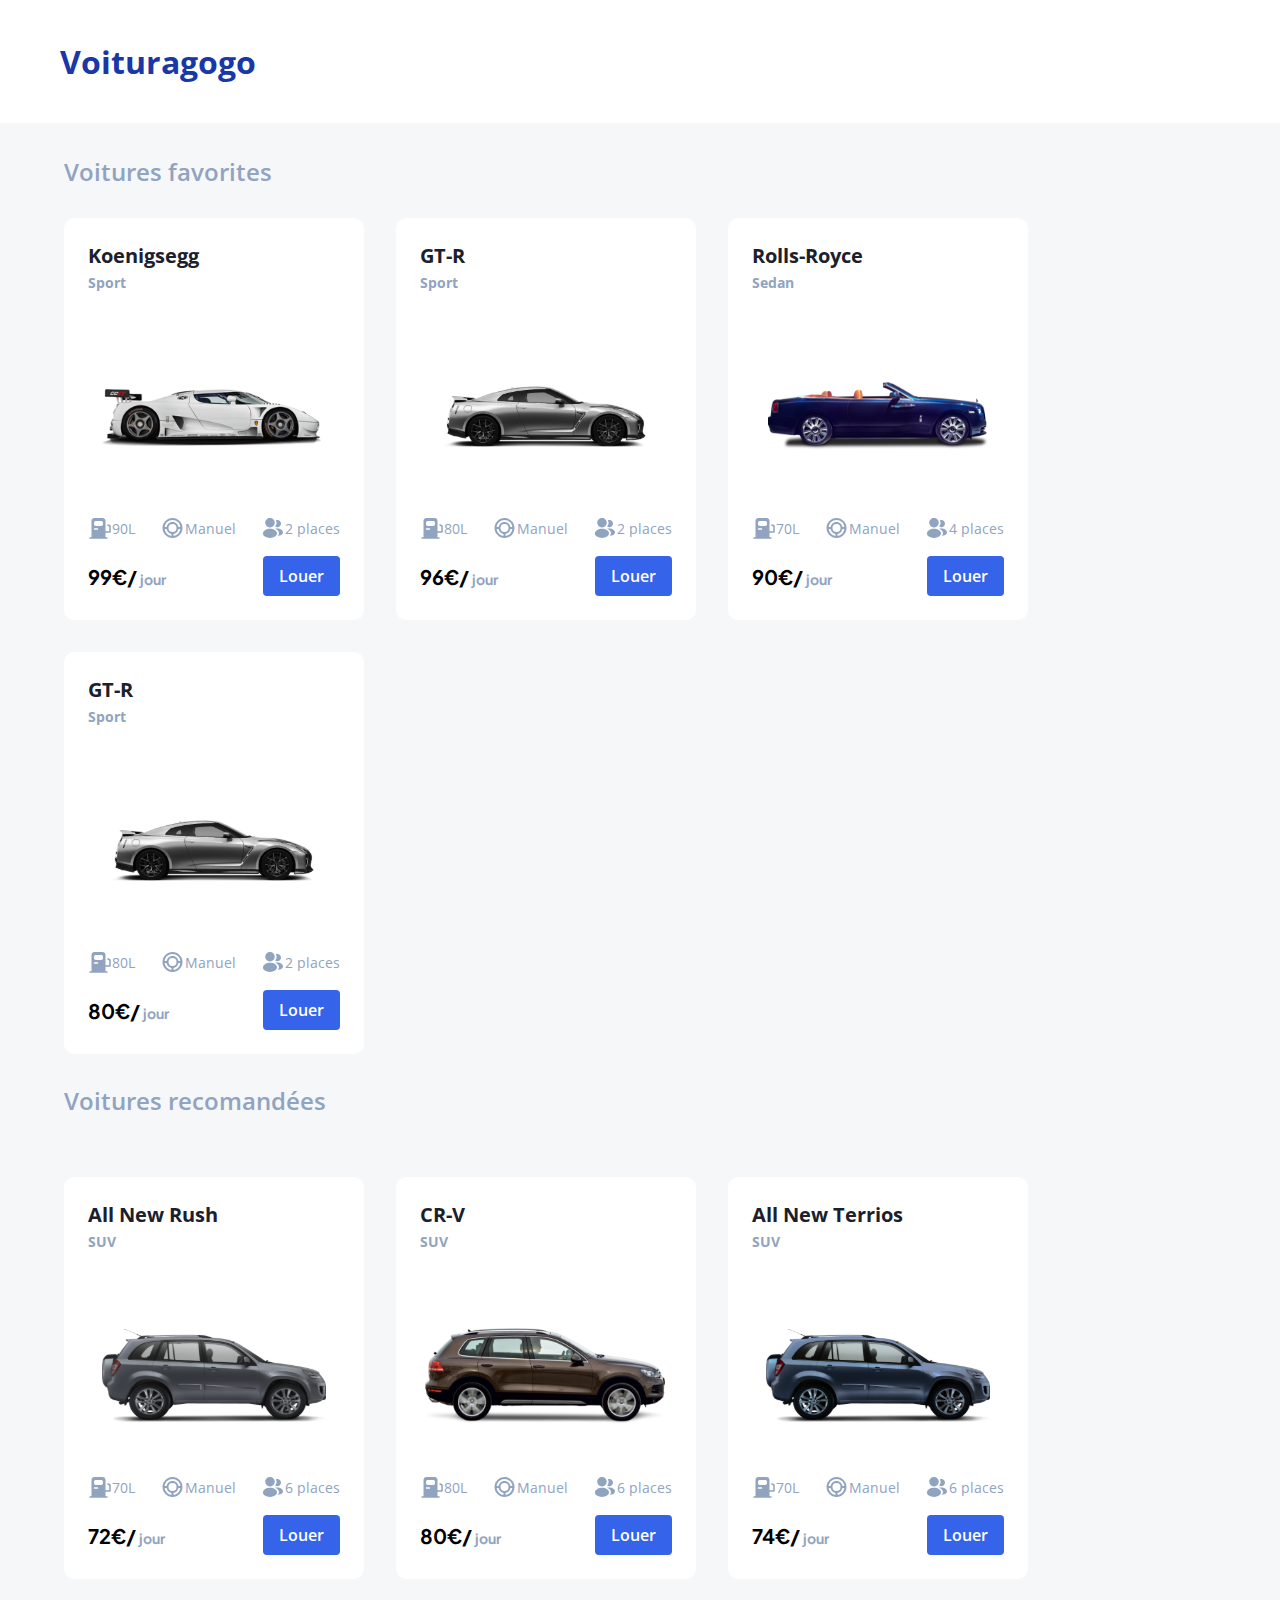
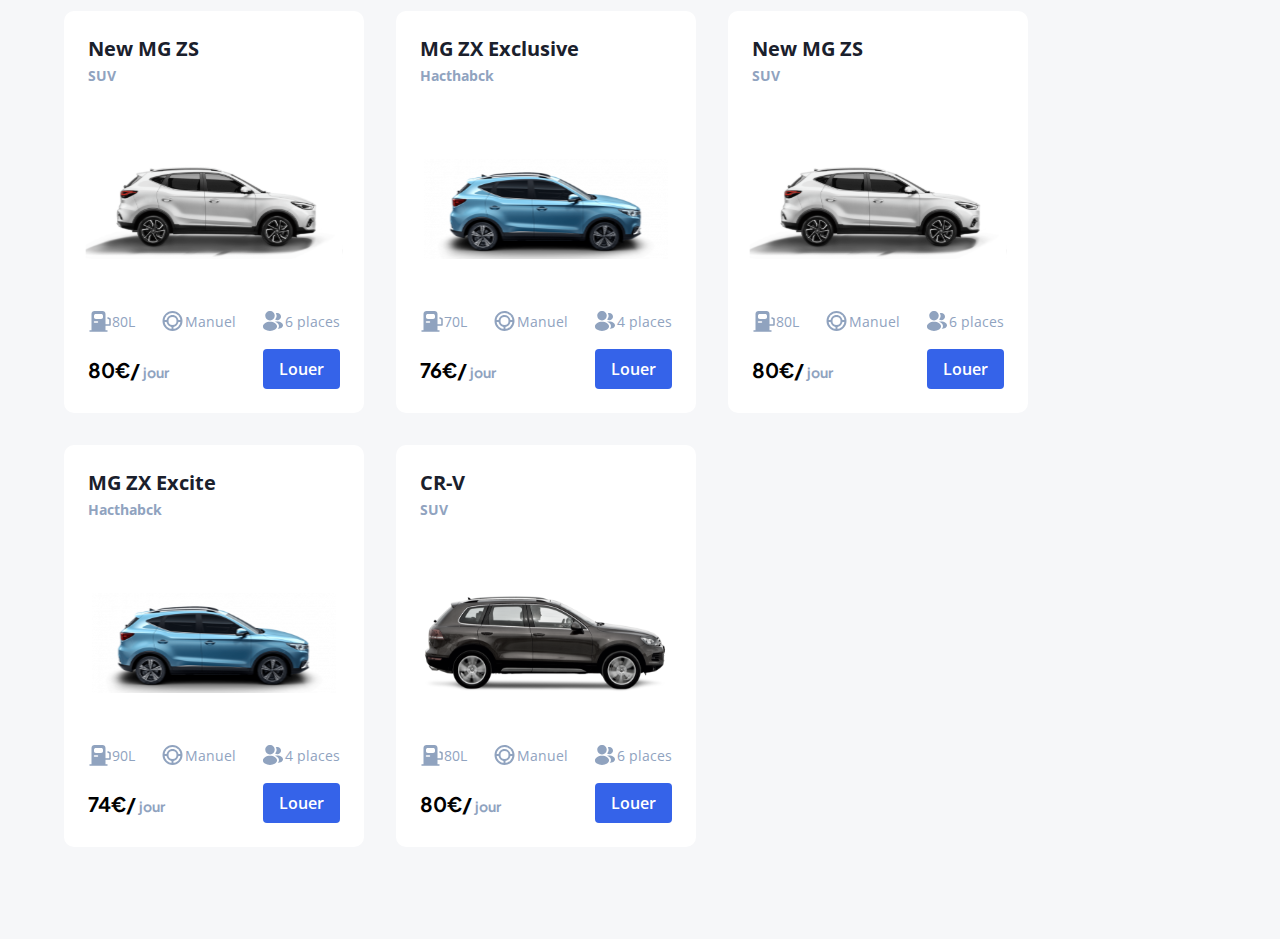
<file: index.html>
<!DOCTYPE html>
<html lang="en">
<head>
    <meta charset="UTF-8">
    <meta http-equiv="X-UA-Compatible" content="IE=edge">
    <meta name="viewport" content="width=device-width, initial-scale=1.0">
    <link rel="stylesheet" href="style.css">
    <link rel="preconnect" href="https://fonts.googleapis.com">
    <link rel="preconnect" href="https://fonts.gstatic.com" crossorigin>
    <link href="https://fonts.googleapis.com/css2?family=Open+Sans:wght@400;600&display=swap" rel="stylesheet">
    <title>Voiruragogo</title>
</head>
<body>
    <header>Voituragogo</header>
    <div class="main-content">
        <div class="title-car-text">Voitures favorites</div>
        <div class="favorite-car">
    
            <div class="card">
                <div class="title">
                    <div class="main-title">Koenigsegg</div>
                    <div class="sub-title">Sport</div>
                </div>
                <div class="car-and-stats">
                    <div class="image">
                        <img src="assets/car-10.svg" alt="Image Koenigsegg">
                    </div>
                    <div class="stats">
                        <div class="stat conso">
                            <img src="assets/fuel.svg" alt="Image pompe à essence">
                            <div class="icon-text">90L</div>
                        </div>
                        <div class="stat boite-vitesse">
                            <img src="assets/steering-wheel.svg" alt="Image Volant">
                            <div class="icon-text">Manuel</div>
                        </div>
                        <div class="stat places">
                            <img src="assets/places.svg" alt="Image Personnes">
                            <div class="icon-text">2 places</div>
                        </div>
                    </div>
                </div>
                <div class="card-footer">
                    <div class="price">
                        <div class="dollars">99€/</div>
                        <div class="day"> jour</div>
                    </div>
                    <a href="paiement.html">
                        <div class="primary-button">Louer</div>
                    </a>
                </div>
            </div>
            <div class="card">
                <div class="title">
                    <div class="main-title">GT-R</div>
                    <div class="sub-title">Sport</div>
                </div>
                <div class="car-and-stats">
                    <div class="image">
                        <img src="assets/car-1.svg" alt="Image GT-R">
                    </div>
                    <div class="stats">
                        <div class="stat conso">
                            <img src="assets/fuel.svg" alt="Image pompe à essence">
                            <div class="icon-text">80L</div>
                        </div>
                        <div class="stat boite-vitesse">
                            <img src="assets/steering-wheel.svg" alt="Image Volant">
                            <div class="icon-text">Manuel</div>
                        </div>
                        <div class="stat places">
                            <img src="assets/places.svg" alt="Image Personnes">
                            <div class="icon-text">2 places</div>
                        </div>
                    </div>
                </div>
                <div class="card-footer">
                    <div class="price">
                        <div class="dollars">96€/</div>
                        <div class="day"> jour</div>
                    </div>
                    <a href="paiement.html">
                        <div class="primary-button">Louer</div>
                    </a>
                </div>
            </div>
            <div class="card">
                <div class="title">
                    <div class="main-title">Rolls-Royce</div>
                    <div class="sub-title">Sedan</div>
                </div>
                <div class="car-and-stats">
                    <div class="image">
                        <img src="assets/car.svg" alt="Image Rolls-Royce">
                    </div>
                    <div class="stats">
                        <div class="stat conso">
                            <img src="assets/fuel.svg" alt="Image pompe à essence">
                            <div class="icon-text">70L</div>
                        </div>
                        <div class="stat boite-vitesse">
                            <img src="assets/steering-wheel.svg" alt="Image Volant">
                            <div class="icon-text">Manuel</div>
                        </div>
                        <div class="stat places">
                            <img src="assets/places.svg" alt="Image Personnes">
                            <div class="icon-text">4 places</div>
                        </div>
                    </div>
                </div>
                <div class="card-footer">
                    <div class="price">
                        <div class="dollars">90€/</div>
                        <div class="day"> jour</div>
                    </div>
                    <a href="paiement.html">
                        <div class="primary-button">Louer</div>
                    </a>
                </div>
            </div>
            <div class="card">
                <div class="title">
                    <div class="main-title">GT-R</div>
                    <div class="sub-title">Sport</div>
                </div>
                <div class="car-and-stats">
                    <div class="image">
                        <img src="assets/car-1.svg" alt="Image GT-R">
                    </div>
                    <div class="stats">
                        <div class="stat conso">
                            <img src="assets/fuel.svg" alt="Image pompe à essence">
                            <div class="icon-text">80L</div>
                        </div>
                        <div class="stat boite-vitesse">
                            <img src="assets/steering-wheel.svg" alt="Image Volant">
                            <div class="icon-text">Manuel</div>
                        </div>
                        <div class="stat places">
                            <img src="assets/places.svg" alt="Image Personnes">
                            <div class="icon-text">2 places</div>
                        </div>
                    </div>
                </div>
                <div class="card-footer">
                    <div class="price">
                        <div class="dollars">80€/</div>
                        <div class="day"> jour</div>
                    </div>
                    <a href="paiement.html">
                        <div class="primary-button">Louer</div>
                    </a>
                </div>
            </div>
                
        </div>
        <div class="title-car-text">Voitures recomandées</div>
        <div class="car-title recommanded-car">
            <div class="recommanded-car">
                <div class="card">
                    <div class="title">
                        <div class="main-title">All New Rush</div>
                        <div class="sub-title">SUV</div>
                    </div>
                    <div class="car-and-stats">
                        <div class="image">
                            <img src="assets/Car-2.svg" alt="Image All New Rush">
                        </div>
                        <div class="stats">
                            <div class="stat conso">
                                <img src="assets/fuel.svg" alt="Image pompe à essence">
                                <div class="icon-text">70L</div>
                            </div>
                            <div class="stat boite-vitesse">
                                <img src="assets/steering-wheel.svg" alt="Image Volant">
                                <div class="icon-text">Manuel</div>
                            </div>
                            <div class="stat places">
                                <img src="assets/places.svg" alt="Image Personnes">
                                <div class="icon-text">6 places</div>
                            </div>
                        </div>
                    </div>
                    <div class="card-footer">
                        <div class="price">
                            <div class="dollars">72€/</div>
                            <div class="day"> jour</div>
                        </div>
                        <a href="paiement.html">
                            <div class="primary-button">Louer</div>
                        </a>
                    </div>
                </div>
                <div class="card">
                    <div class="title">
                        <div class="main-title">CR-V</div>
                        <div class="sub-title">SUV</div>
                    </div>
                    <div class="car-and-stats">
                        <div class="image">
                            <img src="assets/Car-3.svg" alt="Image CR-V">
                        </div>
                        <div class="stats">
                            <div class="stat conso">
                                <img src="assets/fuel.svg" alt="Image pompe à essence">
                                <div class="icon-text">80L</div>
                            </div>
                            <div class="stat boite-vitesse">
                                <img src="assets/steering-wheel.svg" alt="Image Volant">
                                <div class="icon-text">Manuel</div>
                            </div>
                            <div class="stat places">
                                <img src="assets/places.svg" alt="Image Personnes">
                                <div class="icon-text">6 places</div>
                            </div>
                        </div>
                    </div>
                    <div class="card-footer">
                        <div class="price">
                            <div class="dollars">80€/</div>
                            <div class="day"> jour</div>
                        </div>
                        <a href="paiement.html">
                            <div class="primary-button">Louer</div>
                        </a>
                    </div>
                </div>
                <div class="card">
                    <div class="title">
                        <div class="main-title">All New Terrios</div>
                        <div class="sub-title">SUV</div>
                    </div>
                    <div class="car-and-stats">
                        <div class="image">
                            <img src="assets/Car-4.svg" alt="Image All New Terrios">
                        </div>
                        <div class="stats">
                            <div class="stat conso">
                                <img src="assets/fuel.svg" alt="Image pompe à essence">
                                <div class="icon-text">70L</div>
                            </div>
                            <div class="stat boite-vitesse">
                                <img src="assets/steering-wheel.svg" alt="Image Volant">
                                <div class="icon-text">Manuel</div>
                            </div>
                            <div class="stat places">
                                <img src="assets/places.svg" alt="Image Personnes">
                                <div class="icon-text">6 places</div>
                            </div>
                        </div>
                    </div>
                    <div class="card-footer">
                        <div class="price">
                            <div class="dollars">74€/</div>
                            <div class="day"> jour</div>
                        </div>
                        <a href="paiement.html">
                            <div class="primary-button">Louer</div>
                        </a>
                    </div>
                </div>
                <div class="card">
                    <div class="title">
                        <div class="main-title">New MG ZS</div>
                        <div class="sub-title">SUV</div>
                    </div>
                    <div class="car-and-stats">
                        <div class="image">
                            <img  src="assets/Car-7.svg" alt="Image New MG ZS">
                        </div>
                        <div class="stats">
                            <div class="stat conso">
                                <img src="assets/fuel.svg" alt="Image pompe à essence">
                                <div class="icon-text">80L</div>
                            </div>
                            <div class="stat boite-vitesse">
                                <img src="assets/steering-wheel.svg" alt="Image Volant">
                                <div class="icon-text">Manuel</div>
                            </div>
                            <div class="stat places">
                                <img src="assets/places.svg" alt="Image Personnes">
                                <div class="icon-text">6 places</div>
                            </div>
                        </div>
                    </div>
                    <div class="card-footer">
                        <div class="price">
                            <div class="dollars">80€/</div>
                            <div class="day"> jour</div>
                        </div>
                        <a href="paiement.html">
                            <div class="primary-button">Louer</div>
                        </a>
                    </div>
                </div>

                <div class="card">
                    <div class="title">
                        <div class="main-title">MG ZX Exclusive</div>
                        <div class="sub-title">Hacthabck</div>
                    </div>
                    <div class="car-and-stats">
                        <div class="image">
                            <img src="assets/Car-6.svg" alt="Image MG ZX Exclusive">
                        </div>
                        <div class="stats">
                            <div class="stat conso">
                                <img src="assets/fuel.svg" alt="Image pompe à essence">
                                <div class="icon-text">70L</div>
                            </div>
                            <div class="stat boite-vitesse">
                                <img src="assets/steering-wheel.svg" alt="Image Volant">
                                <div class="icon-text">Manuel</div>
                            </div>
                            <div class="stat places">
                                <img src="assets/places.svg" alt="Image Personnes">
                                <div class="icon-text">4 places</div>
                            </div>
                        </div>
                    </div>
                    <div class="card-footer">
                        <div class="price">
                            <div class="dollars">76€/</div>
                            <div class="day"> jour</div>
                        </div>
                        <a href="paiement.html">
                            <div class="primary-button">Louer</div>
                        </a>
                    </div>
                </div>
                <div class="card">
                    <div class="title">
                        <div class="main-title">New MG ZS</div>
                        <div class="sub-title">SUV</div>
                    </div>
                    <div class="car-and-stats">
                        <div class="image">
                            <img src="assets/Car-7.svg" alt="Image New MG ZS">
                        </div>
                        <div class="stats">
                            <div class="stat conso">
                                <img src="assets/fuel.svg" alt="Image pompe à essence">
                                <div class="icon-text">80L</div>
                            </div>
                            <div class="stat boite-vitesse">
                                <img src="assets/steering-wheel.svg" alt="Image Volant">
                                <div class="icon-text">Manuel</div>
                            </div>
                            <div class="stat places">
                                <img src="assets/places.svg" alt="Image Personnes">
                                <div class="icon-text">6 places</div>
                            </div>
                        </div>
                    </div>
                    <div class="card-footer">
                        <div class="price">
                            <div class="dollars">80€/</div>
                            <div class="day"> jour</div>
                        </div>
                        <a href="paiement.html">
                            <div class="primary-button">Louer</div>
                        </a>
                    </div>
                </div>
                <div class="card">
                    <div class="title">
                        <div class="main-title">MG ZX Excite</div>
                        <div class="sub-title">Hacthabck</div>
                    </div>
                    <div class="car-and-stats">
                        <div class="image">
                            <img src="assets/Car-6.svg" alt="Image MG ZX Excite">
                        </div>
                        <div class="stats">
                            <div class="stat conso">
                                <img src="assets/fuel.svg" alt="Image pompe à essence">
                                <div class="icon-text">90L</div>
                            </div>
                            <div class="stat boite-vitesse">
                                <img src="assets/steering-wheel.svg" alt="Image Volant">
                                <div class="icon-text">Manuel</div>
                            </div>
                            <div class="stat places">
                                <img src="assets/places.svg" alt="Image Personnes">
                                <div class="icon-text">4 places</div>
                            </div>
                        </div>
                    </div>
                    <div class="card-footer">
                        <div class="price">
                            <div class="dollars">74€/</div>
                            <div class="day"> jour</div>
                        </div>
                        <a href="paiement.html">
                            <div class="primary-button">Louer</div>
                        </a>
                    </div>
                </div>
                <div class="card">
                    <div class="title">
                        <div class="main-title">CR-V</div>
                        <div class="sub-title">SUV</div>
                    </div>
                    <div class="car-and-stats">
                        <div class="image">
                            <img style="filter:grayscale(0.8)"  src="assets/Car-3.svg" alt="Image CR-V">
                        </div>
                        <div class="stats">
                            <div class="stat conso">
                                <img src="assets/fuel.svg" alt="Image pompe à essence">
                                <div class="icon-text">80L</div>
                            </div>
                            <div class="stat boite-vitesse">
                                <img src="assets/steering-wheel.svg" alt="Image Volant">
                                <div class="icon-text">Manuel</div>
                            </div>
                            <div class="stat places">
                                <img src="assets/places.svg" alt="Image Personnes">
                                <div class="icon-text">6 places</div>
                            </div>
                        </div>
                    </div>
                    <div class="card-footer">
                        <div class="price">
                            <div class="dollars">80€/</div>
                            <div class="day"> jour</div>
                        </div>
                        <a href="paiement.html">
                            <div class="primary-button">Louer</div>
                        </a>
                    </div>
                </div>
            </div>
        </div>
    </div>

</body>
</html>
</file>
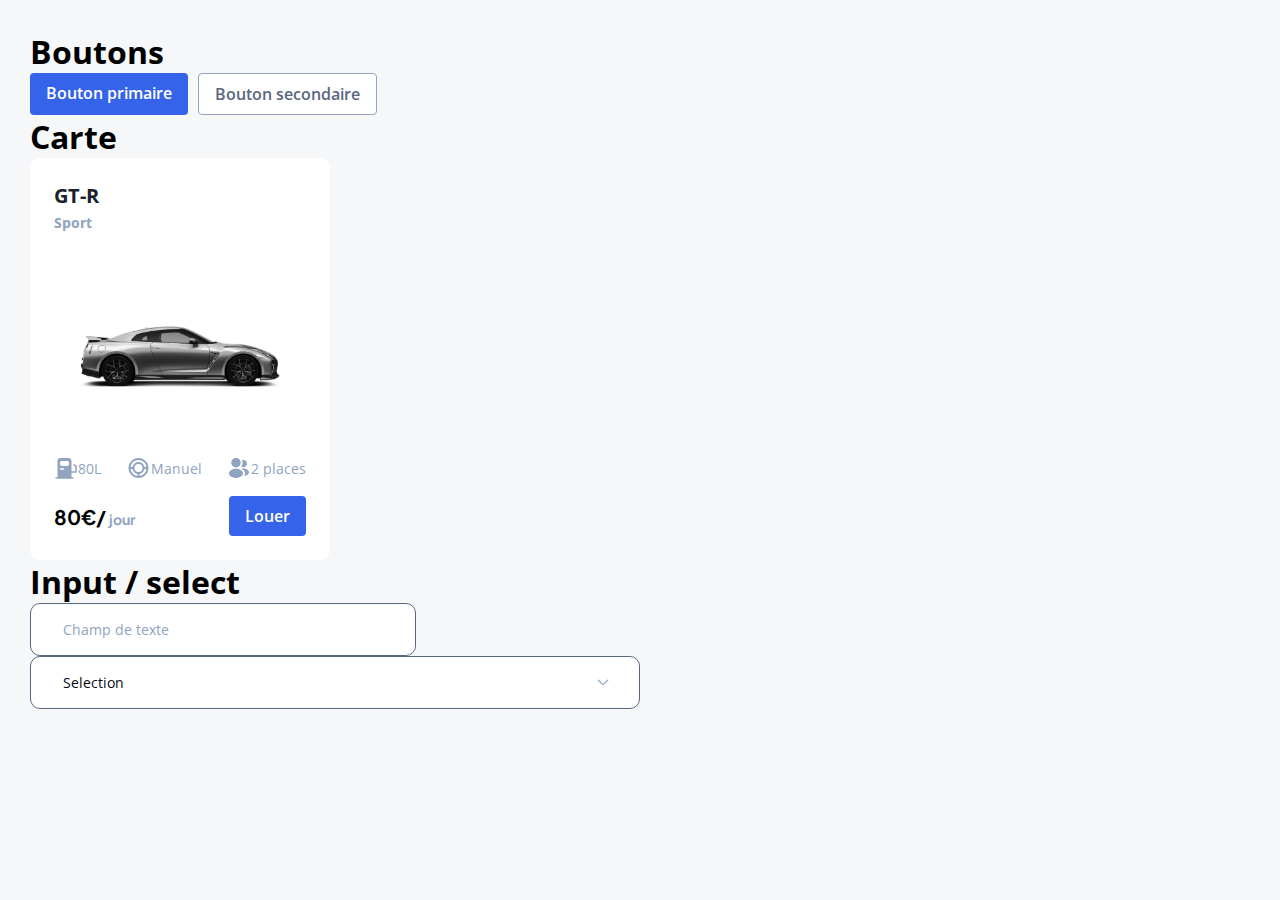
<file: components.html>
<!DOCTYPE html>
<html lang="fr">
<head>
    <meta charset="UTF-8">
    <meta http-equiv="X-UA-Compatible" content="IE=edge">
    <meta name="viewport" content="width=device-width, initial-scale=1.0">
    <link rel="preconnect" href="https://fonts.googleapis.com">
    <link rel="preconnect" href="https://fonts.gstatic.com" crossorigin>
    <link href="https://fonts.googleapis.com/css2?family=Open+Sans:wght@400;600&display=swap" rel="stylesheet">
    <link rel="stylesheet" href="style.css">
    <title>Composants</title>
</head>
<body style="padding:30px ;">
    <h1>Boutons</h1>
    <section style="display: flex; gap: 10px;">
        <div class="primary-button">Bouton primaire</div>
        <div class="secondary-button"> Bouton secondaire 
        </div>
    </section>
    
       
    <h1>Carte</h1>
    <div class="card">
        <div class="title">
            <div class="main-title">GT-R</div>
            <div class="sub-title">Sport</div>
        </div>
        <div class="car-and-stats">
            <div class="image">
                <img src="assets/car-1.svg" alt="Image CR-V">
            </div>
            <div class="stats">
                <div class="stat conso">
                    <img src="assets/fuel.svg" alt="Image pompe à essence">
                    <div class="icon-text">80L</div>
                </div>
                <div class="stat boite-vitesse">
                    <img src="assets/steering-wheel.svg" alt="Image Volant">
                    <div class="icon-text">Manuel</div>
                </div>
                <div class="stat places">
                    <img src="assets/places.svg" alt="Image Personnes">
                    <div class="icon-text">2 places</div>
                </div>
            </div>
        </div>
        <div class="card-footer">
            <div class="price">
                <div class="dollars">80€/</div>
                <div class="day"> jour</div>
            </div>
            <a href="paiement.html">
                <div class="primary-button">Louer</div>
            </a>
        </div>
    </div>


    <h1>Input / select</h1>
    <section ">
        <input placeholder="Champ de texte" type="text" class="text">
        <br>
        <select name="" id="select">
            <option value="Selction">Selection</option>
            <option value="de">de</option>
            <option value="texte">texte </option>
        </select>
    </section>
    <!-- <header>Voituragogo</header>
    <div class="display">
        <div class="left-side">
        <form action="">
        
            <div class="field info-perso">
                <div class="title">
                    <div class="main-title">Informations personnelles</div>
                    <div class="sub-title">Merci de remplir vos informations personnelles</div>
                </div>
                <div class="input-type">
                    <div class="two-input">
                        <div class="label-input">
                            <label for="nom">Nom</label>
                            <input placeholder="Simon Strueux" type="text" class="text" id="nom">
                        </div>
                        <div class="label-input">
                            <label for="phone">Numéro de téléphone</label>
                            <input placeholder="0123456789" type="number" class="text" id="phone">
                        </div>
                    </div>
                    <div class="two-input">
                        <div class="label-input">
                            <label for="adress">Adresse</label>
                            <input placeholder="2 Rue de la Poésie" type="text" class="text" id="adress">
                        </div>
                        <div class="label-input">
                            <label for="city">Ville</label>
                            <input placeholder="Nantes" type="text" class="text" id="city">
                        </div>
                    </div>
                </div>
            </div>
            <div class="location field">
                <div class="title">
                    <div class="main-title">Location</div>
                    <div class="sub-title">Merci de préciser les dates de location</div>
                </div>
                <div class="date-location">
                    <div class="debut">
                        Début de location
                    </div>
                    <div class="two-input">
                        <div class="label-input">
                            <label for="select-debut">Ville</label>
                            <select class="custom-select"  name="select" id="select-debut">
                                <option value="deauville">Paris</option>
                                <option value="deauville">Nantes</option>
                                <option value="deauville">Bordeaux</option>
                                <option value="deauville">Marseille</option>
                            </select>
                        </div>
                        <div class="label-input">
                            <label for="date-debut">Début</label>
                            <input placeholder="Placeholder" type="date" class="text" id="date-debut">
                        </div>
                    </div>
                    <div class="two-input">
                        <div class="label-input">
                            <label for="hour-debut">Heure</label>
                            <input placeholder="Placeholder" type="time" class="text" id="text">
                        
                        </div>
                        <div style="width: 100%;">
                            <!-- Div utile pour le bon positionnement de la div "heure" 
                        </div>
                    </div>
                    <div class="fin">
                        Fin de location
                    </div>
                    <div class="two-input">
                        <div class="label-input">
                            <label for="select">Ville</label>
                            <select class="custom-select"  name="select-fin" id="select">
                                <option value="deauville">Paris</option>
                                <option value="deauville">Nantes</option>
                                <option value="deauville">Bordeaux</option>
                                <option value="deauville">Marseille</option>
                            </select>
                        </div>
                        <div class="label-input"> <label for="date-fin">Date</label>
                            <input placeholder="Placeholder" type="date" class="text" id="date-fin">
                        </div>

                    </div>
                    <div class="two-input">
                        <div class="label-input">
                            <label for="hour-fin">Heure</label>
                            <input placeholder="Placeholder" type="time" class="text" id="text">
                        
                        </div>
                        <div style="width: 100%;">
                            <!-- Div utile pour le bon positionnement de la div "heure" 
                        </div>
                    </div>
                </div>
            </div>
                <div class="methode-paiement field">
                    <div class="main-title">Méthode de paiement</div>
                    <div class="sub-title">Merci de renseigner vos informations de paiement</div>
                    <div class="methode cb">
                        <div class="radio-and-logo">
                            <div class="radio-label">
                                <input type="radio" name="methode" id="cb">
                                <label for="cb">Carte de crédit</label>
                                
                            </div>
                            <div>
                                <img src="assets/visa.svg" alt="Logo visa">
                                <img src="assets/mastercard.svg" alt="Logo mastercard">
                            </div>
                            
                        </div>
                        <div  class="card-info">
                            <div class="two-input">
                                <div class="label-input">
                                    <label for="card-number">Numéro de carte</label>
                                    <input placeholder="1234 5678 1234 5678" type="number" class="text" id="card-number">
                                </div>
                                <div class="label-input">
                                    
                                        <label for="date-exp">Date d'expiration</label>
                                        <input placeholder="mm/aa"  type="month" class="text" id="date-exp">
                                    
                                </div>
                            </div>
                            <div class="two-input">
                                <div class="label-input">
                                    <label for="card-name"> Nom sur la carte</label>
                                    <input placeholder="Simon Strueux" type="text" class="text" id="card-name">
                                </div>
                                <div class="label-input">
                                    <label for="card-cvv">CVC</label>
                                    <input placeholder="123" type="number" min="0" max="999" class="text" id="card-cvv">
                                </div>
                            </div>
                        </div>
                    </div>
                    <div class="methode paypal">
                        <div class="radio-and-logo">
                            <div class="radio-label">
                                <input type="radio" name="methode" id="paypal">
                                <label for="paypal">Paypal</label>
                            </div>
                            <img src="assets/PayPal.svg" alt="Logo paypal">
                        </div>
                    </div>
                    <div class="methode bitcoin">
                        <div class="radio-and-logo">
                            <div class="radio-label">
                                <input type="radio" name="methode" id="bitcoin">
                                <label for="bitcoin">Bitcoin</label>
                            </div>
                            <img src="assets/Bitcoin.svg" alt="Logo bitcoins">
                        </div>
                    </div>
                </div>

                <div class="confirm field">
                    <div class="title">
                        <div class="main-title">Confirmation</div>
                        <div class="sub-title">Nous arrivons vers la fin. Juste quelques clics et votre location est prête!</div>
                    </div>
                    <div class="footer-checkbox">
                        <div >
                            <input type="checkbox" name="offres" id="offres">
                            <label for="offres">J'accepte de recevoir des offres promotionelles</label>
                        </div>
                        <div>
                            <input type="checkbox" name="conditions" id="conditions">
                            <label for="conditions">J’accepte les conditions de vente et la politique privée du site.</label>
                        </div>
                        
                    </div>
                    <button class="final-button primary-button">Louer</button>
                </div>
            </form>
            </div>
            
            
            <div class="right-side">
                
                <div class="field">
                    <div class="title">
                        <div class="main-title">
                            Résumé de la location
                        </div>
                        <div class="sub-title">Les prix peuvent changer selon la durée de la location et le prix de la voiture.
                        </div>
                    </div>
                    <div class="car-and-name">
                        <img src="assets/car-preview.svg" alt="Image voiture séléctionée">
                        <div class="car-name">Nissan GT-R</div>
                    </div>
                    <hr>
                    <div class="text-and-price">
                        <div class="text">Sous-total</div>
                        <div class="price">80€</div>
                    </div>
                    <div class="text-and-price">
                        <div class="text">Taxes</div>
                        <div class="price">0€</div>
                    </div>
                    
                
                    <div class="promo-code">
                        <label for="promo-code">Code promo</label>
                        <input placeholder="XXXXXXX" class="text" type="text" name="promo-code" id="promo-code">
                        <button class="secondary-button">Appliquer</button>
                        
                    </div>
                    <div class="total-price">
                        <div class="title">
                            <div class="main-title">Prix total</div>
                            <div class="sub-title">Prix total incluant les remises</div>
                        </div>
                        <div class="price">
                            80€
                        </div>
                    </div>

                
            </div>
        </div> -->
        
    
</body>
</html>
</file>
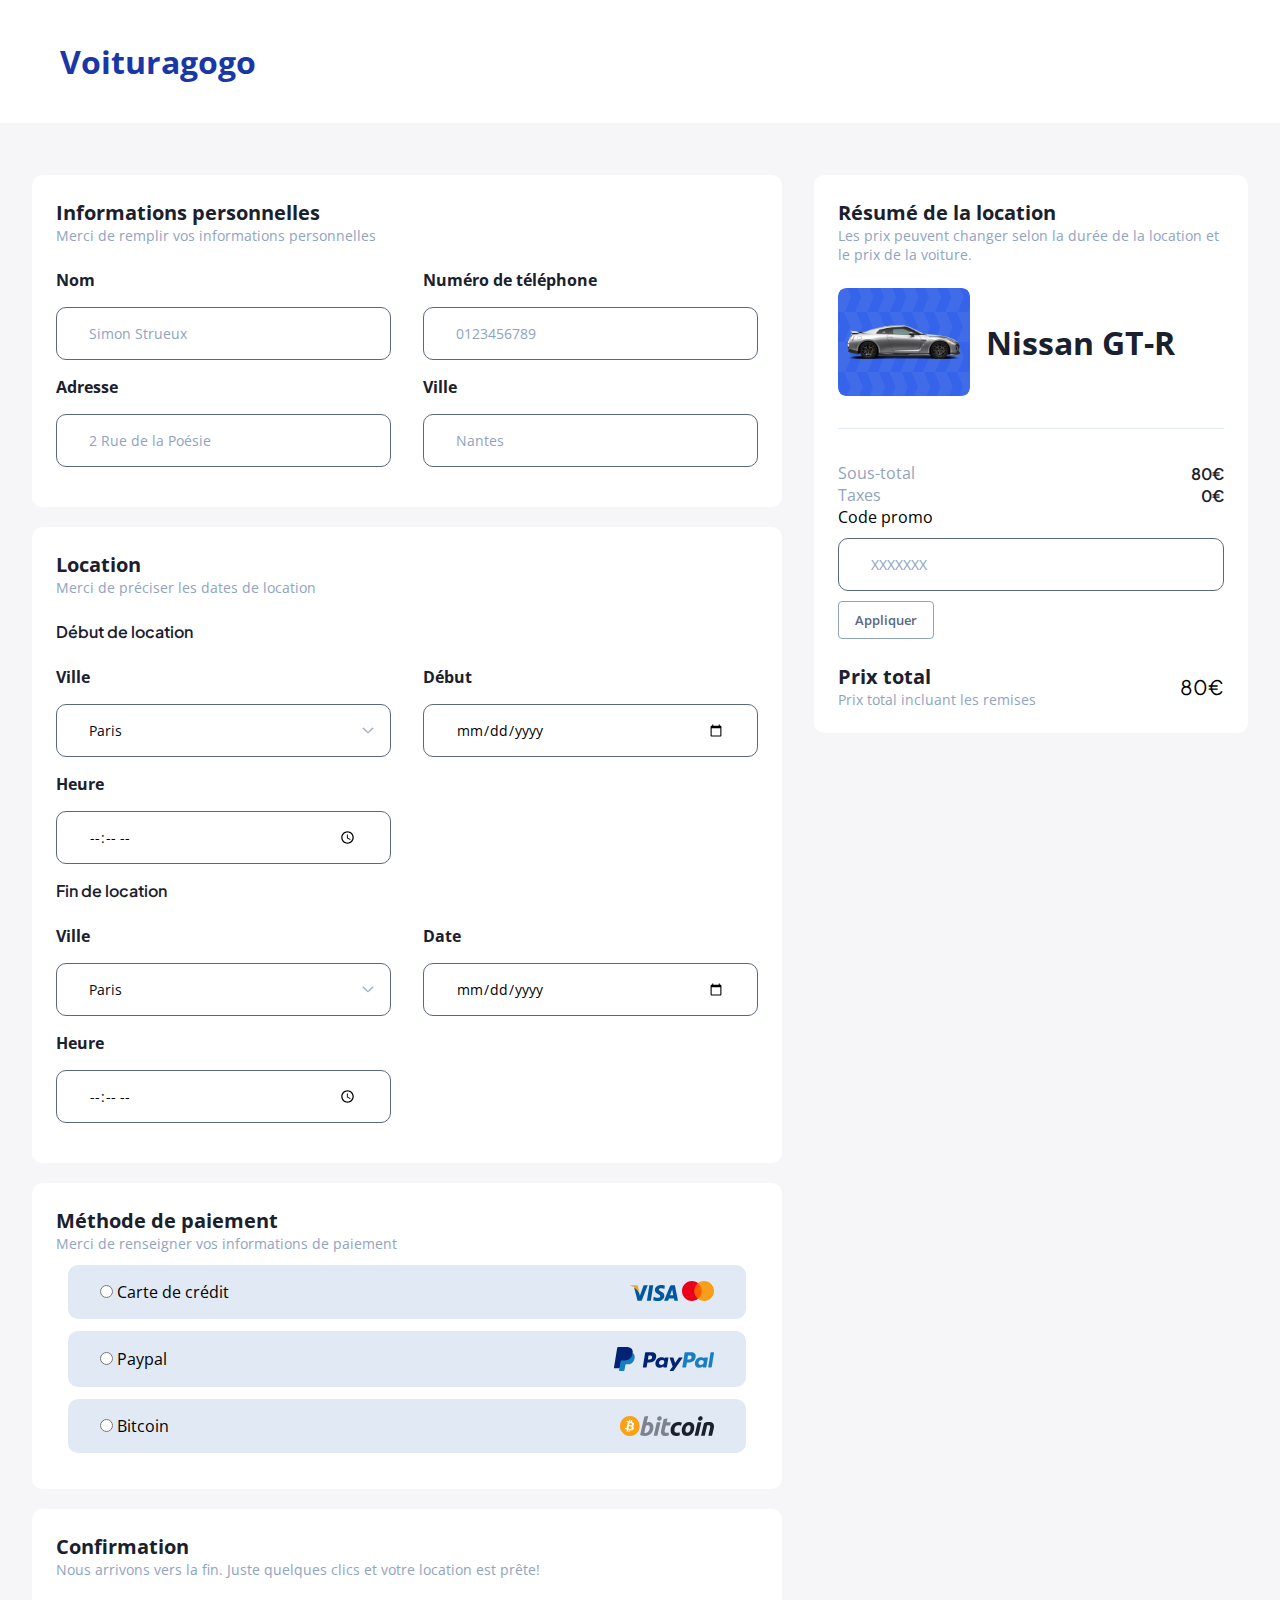
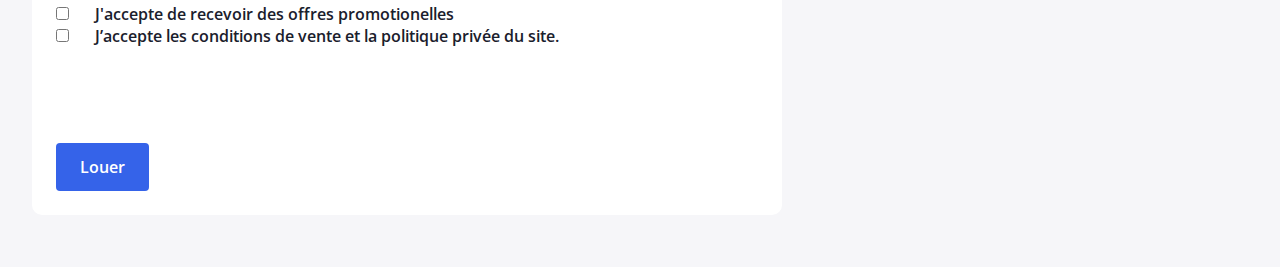
<file: paiement.html>
<!DOCTYPE html>
<html lang="fr">

<head>
    <meta charset="UTF-8">
    <meta http-equiv="X-UA-Compatible" content="IE=edge">
    <meta name="viewport" content="width=device-width, initial-scale=1.0">
    <link rel="preconnect" href="https://fonts.googleapis.com">
    <link rel="preconnect" href="https://fonts.gstatic.com" crossorigin>
    <link href="https://fonts.googleapis.com/css2?family=Open+Sans:wght@400;600&display=swap" rel="stylesheet">
    <link rel="stylesheet" href="style.css">
    <title>Paiement</title>
</head>

<body>
    <header>Voituragogo</header>
    <div class="display">
        <div class="left-side">
            <form action="">

                <div class="field info-perso">
                    <div class="title">
                        <div class="main-title">Informations personnelles</div>
                        <div class="sub-title">Merci de remplir vos informations personnelles</div>
                    </div>
                    <div class="input-type">
                        <div class="two-input">
                            <div class="label-input">
                                <label for="nom">Nom</label>
                                <input required placeholder="Simon Strueux" type="text" class="text" id="nom" name="nom">
                            </div>
                            <div class="label-input">
                                <label for="phone">Numéro de téléphone</label>
                                <input required placeholder="0123456789" type="number" class="text" id="phone" name="phone">
                            </div>
                        </div>
                        <div class="two-input">
                            <div class="label-input">
                                <label for="adress">Adresse</label>
                                <input required placeholder="2 Rue de la Poésie" type="text" class="text" id="adress" name="adress">
                            </div>
                            <div class="label-input">
                                <label for="city">Ville</label>
                                <input required placeholder="Nantes" type="text" class="text" id="city" name="city">
                            </div>
                        </div>
                    </div>
                </div>
                <div class="location field">
                    <div class="title">
                        <div class="main-title">Location</div>
                        <div class="sub-title">Merci de préciser les dates de location</div>
                    </div>
                    <div class="date-location">
                        <div class="debut">
                            Début de location
                        </div>
                        <div class="two-input">
                            <div class="label-input">
                                <label for="select-debut">Ville</label>
                                <select class="custom-select" name="select" id="select-debut">
                                    <option value="deauville">Paris</option>
                                    <option value="deauville">Nantes</option>
                                    <option value="deauville">Bordeaux</option>
                                    <option value="deauville">Marseille</option>
                                </select>
                            </div>
                            <div class="label-input">
                                <label for="date-debut">Début</label>
                                <input required placeholder="Placeholder" type="date" class="text" id="date-debut" name="date-debut">
                            </div>
                        </div>
                        <div class="two-input">
                            <div class="label-input">
                                <label for="hour-debut">Heure</label>
                                <input required placeholder="Placeholder" type="time" class="text" id="text" name="date-debut">

                            </div>
                            <div style="width: 100%;">
                                <!-- Div utile pour le bon positionnement de la div "heure" -->
                            </div>
                        </div>
                        <div class="fin">
                            Fin de location
                        </div>
                        <div class="two-input">
                            <div class="label-input">
                                <label for="select">Ville</label>
                                <select class="custom-select" name="select-fin" id="select">
                                    <option value="deauville">Paris</option>
                                    <option value="deauville">Nantes</option>
                                    <option value="deauville">Bordeaux</option>
                                    <option value="deauville">Marseille</option>
                                </select>
                            </div>
                            <div class="label-input"> <label for="date-fin">Date</label>
                                <input required placeholder="Placeholder" type="date" class="text" id="date-fin" name="date-fin">
                            </div>

                        </div>
                        <div class="two-input">
                            <div class="label-input">
                                <label for="hour-fin">Heure</label>
                                <input required placeholder="Placeholder" type="time" class="text" id="hour" name="hour">

                            </div>
                            <div style="width: 100%;">
                                <!-- Div utile pour le bon positionnement de la div "heure" -->
                            </div>
                        </div>
                    </div>
                </div>
                <div class="methode-paiement field">
                    <div class="main-title">Méthode de paiement</div>
                    <div class="sub-title">Merci de renseigner vos informations de paiement</div>
                    <div class="methode cb">
                            <input type="radio" name="methode" id="cb">
                            <label for="cb">Carte de crédit</label>
                            
                            <div class="logo-card">
                                <img src="assets/visa.svg" alt="Logo visa">
                                <img src="assets/mastercard.svg" alt="Logo mastercard">
                            </div>

                        
                        <div class="card-info">
                            <div class="two-input">
                                <div class="label-input">
                                    <label for="card-number">Numéro de carte</label>
                                    <input required placeholder="1234 5678 1234 5678" maxlength="16" type="number" class="text"
                                        id="card-number" name="card-number">
                                </div>
                                <div class="label-input">

                                    <label for="date-exp">Date d'expiration</label>
                                    <input required placeholder="mm/aa" type="month" class="text" id="date-exp" name="date-exp">

                                </div>
                            </div>
                            <div class="two-input">
                                <div class="label-input">
                                    <label for="card-name"> Nom sur la carte</label>
                                    <input required placeholder="Simon Strueux" type="text" class="text" id="card-name" name="date-exp">
                                </div>
                                <div class="label-input">
                                    <label for="card-cvv">CVC</label>
                                    <input required placeholder="123" type="number" min="0" max="999" maxlength="3" class="text" id="card-cvv" name="card-cvv">
                                </div>
                            </div>
                        </div>
                    </div>
                    <div class="methode paypal">
                        <div class="radio-and-logo">
                            <div class="radio-label">
                                <input type="radio" name="methode" id="paypal" >
                                <label for="paypal">Paypal</label>
                            </div>
                            <img src="assets/PayPal.svg" alt="Logo paypal">
                        </div>
                    </div>
                    <div class="methode bitcoin">
                        <div class="radio-and-logo">
                            <div class="radio-label">
                                <input type="radio" name="methode" id="bitcoin">
                                <label for="bitcoin">Bitcoin</label>
                            </div>
                            <img src="assets/Bitcoin.svg" alt="Logo bitcoins">
                        </div>
                    </div>
                </div>

                <div class="confirm field">
                    <div class="title">
                        <div class="main-title">Confirmation</div>
                        <div class="sub-title">Nous arrivons vers la fin. Juste quelques clics et votre location est
                            prête!</div>
                    </div>
                    <div class="footer-checkbox">
                        <div class="conditions">
                            <input type="checkbox" name="offres" id="offres" >
                            <label for="offres">J'accepte de recevoir des offres promotionelles</label>
                        </div>
                        <div class="conditions">
                            <input required type="checkbox" name="conditions" id="conditions">
                            <label for="conditions">J’accepte les conditions de vente et la politique privée du
                                site.</label>
                        </div>

                    </div>
                    <button class="final-button primary-button">Louer</button>
                </div>
            </form>
        </div>

    
    <div class="right-side">
        <div class="field">
            <div class="title">
                <div class="main-title">
                    Résumé de la location
                </div>
                <div class="sub-title">Les prix peuvent changer selon la durée de la location et le prix de la voiture.
                </div>
            </div>
            <div class="car-and-name">
                <img src="assets/car-preview.svg" alt="Image voiture séléctionée">
                <div class="car-name">Nissan GT-R</div>
            </div>
            <hr>
            <div class="text-and-price">
                <div class="text">Sous-total</div>
                <div class="price">80€</div>
            </div>
            <div class="text-and-price">
                <div class="text">Taxes</div>
                <div class="price">0€</div>
            </div>


            <div class="promo-code">
                <label for="promo-code">Code promo</label>
                <input required placeholder="XXXXXXX" class="text" type="text" name="promo-code" id="promo-code">
                <button class="secondary-button">Appliquer</button>

            </div>
            <div class="total-price">
                <div class="title">
                    <div class="main-title">Prix total</div>
                    <div class="sub-title">Prix total incluant les remises</div>
                </div>
                <div class="price">
                    80€
                </div>
            </div>

        </div>
    </div>
</div>
</body>

</body>

</html>
</file>
<file: style.css>
@import url('https://fonts.googleapis.com/css2?family=Plus+Jakarta+Sans:wght@700&display=swap');

body{

    

    --primary-900:#0A196F;
    --primary-800:#102587;
    --primary-700:#1A37A7;
    --primary-600:#264BC8;
    --primary-500:#3563E9;
    --primary-400:#658DF1;
    --primary-300:#85A8F8;
    --primary-200:#AEC8FC;
    --primary-100:#D6E4FD;
    --primary-0:#FFFFFF;

    --secondary-900:#040815;
    --secondary-800:#080C19;
    --secondary-700:#0D121F;
    --secondary-600:#131825;
    --secondary-500:#1A202C;
    --secondary-400:#596780;
    --secondary-300:#90A3BF;
    --secondary-200:#C3D4BF;
    --secondary-100:#E0E9F4;

    background-color: #F6F7F9;


}

*{
    font-family: 'Open Sans', sans-serif;
    margin: 0;
    padding: 0;
}

header{
    
    color: var(--primary-700);
    display: flex;
    align-items: center;
    padding: 40px 60px;
    font-size: 32px;
    font-weight: 700;
    background-color: var(--primary-0);
}

/* MISE EN PAGE */
.main-content{
    padding: 32px 64px;
}

.favorite-car, .recommanded-car{
    
    display: flex;
    gap: 32px;
    flex-wrap: wrap;
    width: 100%;
    justify-content: flex-start;
    margin: 30px 0 ;
    box-sizing: border-box;
}  


.title-car-text{
    font-size: 24px;
    font-weight: 600;
    color: var(--secondary-300);
   
}

/* BOUTON PRIMAIRE */
.primary-button{
    background-color: var(--primary-500);
    border: none;
    border-radius: 4px;
    padding: 9px 16px;
    color: var(--primary-0);
    font-weight: 600;
    font-size: 16px;
    box-sizing: border-box;
    width: fit-content;
    
}

.primary-button.final-button{
    margin-top: 96px;
    padding: 13px 24px;
}

.primary-button:hover{
    background-color: var(--primary-600);
    cursor: pointer;
}

.primary-button:active{
    background-color: var(--primary-700);
}

.primary-button:focus{
    border: 1px solid var(--primary-100)    ;
}
.primary-button:disabled{
    opacity: 0.4;
    cursor: not-allowed;
}


/* BOUTON SECONDAIRE */
.secondary-button{
    border: 1px solid var(--secondary-300);
    border-radius: 4px;
    padding: 9px 16px;
    width: fit-content;
    background-color: #FFFFFF;
    color: var(--secondary-400);
    font-weight: 600;
}
.secondary-button:hover{
    border-color: var(--secondary-400);
    color: var(--secondary-500);
    cursor: pointer;
}

.secondary-button:active{
    background-color: var(--primary-100);
    border-color: var(--secondary-300);
    color: var(--secondary-500);

}

.secondary-button:focus:not(:active){
    border: 1px solid var(--primary-100);
    outline: none;
}

.secondary-button:disabled{
    border-color: var(--primary-100);
}



/* INPUT */
input.text{
    outline: none;
    box-sizing: border-box;
    height: 53px;
    width: 386px;
    border-radius: 10px;
    padding: 16px 32px;
    font-size: 14px;
    font-weight: 400;
}

input.text:placeholder-shown{
    
    border: 1px solid var(--secondary-400);

}

input.text:not(:placeholder-shown), input.text:focus{
    border: 1px solid var(--secondary-400);
}
input.text::placeholder{
    color: var(--secondary-300);
}


/* SELECT */
select{
    background-image: url('assets/down-arrow.svg');
    background-position: 95% 50%;
    background-repeat: no-repeat;
    appearance: none;
    outline: none;
    box-sizing: border-box;
    height: 53px;
    width: 50%;
    border-radius: 10px;
    padding: 16px 32px;
    font-size: 14px;
    font-weight: 400;
    border: 1px solid var(--secondary-400);
    background-color: var(--primary-0);
    color: var(--secondary-900)
}

.image {
    height: 100px;
}

/* Cartes  du catalogue*/

.card{
    display: flex;
    flex-direction: column;
    justify-content: space-between;
    box-sizing: border-box;
    padding: 24px;
    background-color: var(--primary-0);
    border-radius: 10px;
    width: 300px;
}

.card .main-title{
    font-weight:700;
    font-size: 20px;
    color: var(--secondary-500);
    width: 100%;
    margin-bottom: 4px;
}

.card .sub-title{
    font-weight:700;
    font-size: 14px;
    color: var(--secondary-300);
    margin-bottom: 50px;
}
.card-footer .price{
    display: flex;
    width: 100%;
    font-weight: 700;
    align-items: baseline;
}
.price .dollars, .price{
    font-size:20px;
    font-family: 'Plus Jakarta Sans', sans-serif;
}
.price .day{
    color: var(--secondary-300);
    font-size: 14px;
    font-family: 'Plus Jakarta Sans', sans-serif;
    margin-left: 3px;
   
}

.card .stats{
    display: flex;
    justify-content: space-between;
    width: 100%;
    margin-bottom: 16px;

}

.card .stat{
    display: flex;
    color: var(--secondary-300);
    font-size: 14px;
    font-weight: 400;
    align-items: center;
}

.card-footer{
    display: flex;
    justify-content: space-between;
    align-items: center;
    width: 100%;
    align-self: flex-end;
    
}


.card .image{
    display: flex;
    justify-content: center;
    margin-bottom: 50px;
}

.card .car-and-stats{
    display: flex;
    flex-direction: column;
}

 
.stat.places{
    width: max-content;
}
a{
    text-decoration: none;
}

/* Element renfermant plusieurs input et le titre de la "section"  */
.field{
    background-color: var(--primary-0);
    width: 100%;
    border-radius: 10px;
    padding: 24px;
    margin: 20px 0;
    box-sizing:border-box;
}

/*  Element ne renfermant que les input et les labels */
div.input-type{
    display: flex;
    flex-direction: column;
    width: 100%;
    
}

/* Classe permettant de mettre en place deux input côte à côte avec flex */
div.two-input{
    display: flex;
    width: 100%;
    gap: 32px;
    
}

/* Classe mettant en place un input et son label */
.label-input{
    display: flex;
    flex-direction: column;
    width: 100%;

}
.label-input label{
    font-weight: 700;
    color: var(--secondary-500);
}

.label-input input, .label-input select{
    margin: 16px 0;
    box-sizing: border-box;
    width: 100%;
}
/* Propriétés des titres */

.title{
    margin-bottom: 24px;
}
.total-price .title{
    margin-bottom: 0;

}
.main-title{
    font-size: 20px;
    color: var(--secondary-500);
    font-weight: 700;
}

.sub-title{
    font-size: 14px;
    font-weight: 400;
    color: var(--secondary-300);
}

.debut, .fin{
    font-weight: 600;
    font-size: 16px; 
    color: var(--secondary-500);
    margin-bottom: 24px;
}

/* Classe mettant en place les radio button et les logos des moyens de paiement */
.radio-and-logo{
    display: flex;
    justify-content: space-between;
    align-items: center;
    align-content: center;
    width: 100%;
    
    
}


.card-info{
    display: none;
    margin-top:32px ;
    width: 100%;
}

 /* div:has(input[type="radio"]#cb:checked) +  .card-info{
    
    display: block;
}  */


input[type="radio"]#cb:checked ~ .card-info{
    display: block;
}

.logo-card{
    float: right;
}



.methode{
    background-color: var(--secondary-100);
    padding: 16px 32px;
    border-radius: 10px;
    
    
    height:fit-content ;
    margin: 12px;
}

.footer-checkbox{
    display: flex;
    flex-direction: column;
}

.footer-checkbox label{
    font-weight: 600;
    font-size: 16px;
    color: var(--secondary-500);
    margin-left: 22px;
}

.display{
    display: flex;
    flex-direction: row;
    background-color: #F6F6F9;
    padding: 32px;
    gap: 32px;
    box-sizing: border-box;
    
}

.car-and-name{
    display: flex;
    flex-direction: row;
    align-items: center;
    
}

.car-and-name .car-name{
    font-size: 32px;
    font-weight: 700;
    color: var(--secondary-500);
    margin-left: 16px;
}

hr{
    border : 0;
    border-top: 1px solid var(--secondary-100);
    height: 1px;
    outline: none;
    margin: 32px 0;
    
}

.text-and-price .text{
    font-size: 16px;
    font-weight: 400;
    color: var(--secondary-300);
}
.text-and-price .price{
    font-size: 16px;
    font-weight: 600;
    color: var(--secondary-500);
}
.text-and-price {
    display: flex;
    flex-direction: row;
    justify-content: space-between;
    align-items: center;
    
}

.promo-code{
    display:flex;
    flex-direction: column;
    gap: 10px;
}

.total-price{
    display: flex;
    flex-direction: row;
    justify-content: space-between;
    align-items: center;
    margin-top: 24px;
    
}

.debut, .fin{
    font-family: 'Plus Jakarta Sans', sans-serif;
}
@media screen and (min-width:799px) {
    .left-side{
        width: 100%;
    }
    
}
@media screen and (max-width:800px){
    .image img{
        width: 100%;
    }
    .card .car-and-stats {
        flex-direction: row;
        justify-content: space-between;
    }
    .card .stats{
        flex-direction: column;
        width: fit-content;
    }

    .card .sub-title{
        margin-bottom: 16px;
    }
    .card{
        width: 100%;
    }
    .display{
        flex-direction:column-reverse;
        width: 100%;
    }
    .main-content{
        padding: 0;
        
    }
    div.two-input{
        flex-direction: column;
        gap: 10px   ;
    }
    .right-side{
        padding-bottom: 0 !important;
    }
    .primary-button.final-button{
        margin-top:0 ;
    }

    .conditions{
        background-color: var(--secondary-100);
        border-radius: 10px;
        padding: 10px 16px;
        margin-bottom:20px ;
        display: flex;
        
    }

    
    
    
}
</file>
